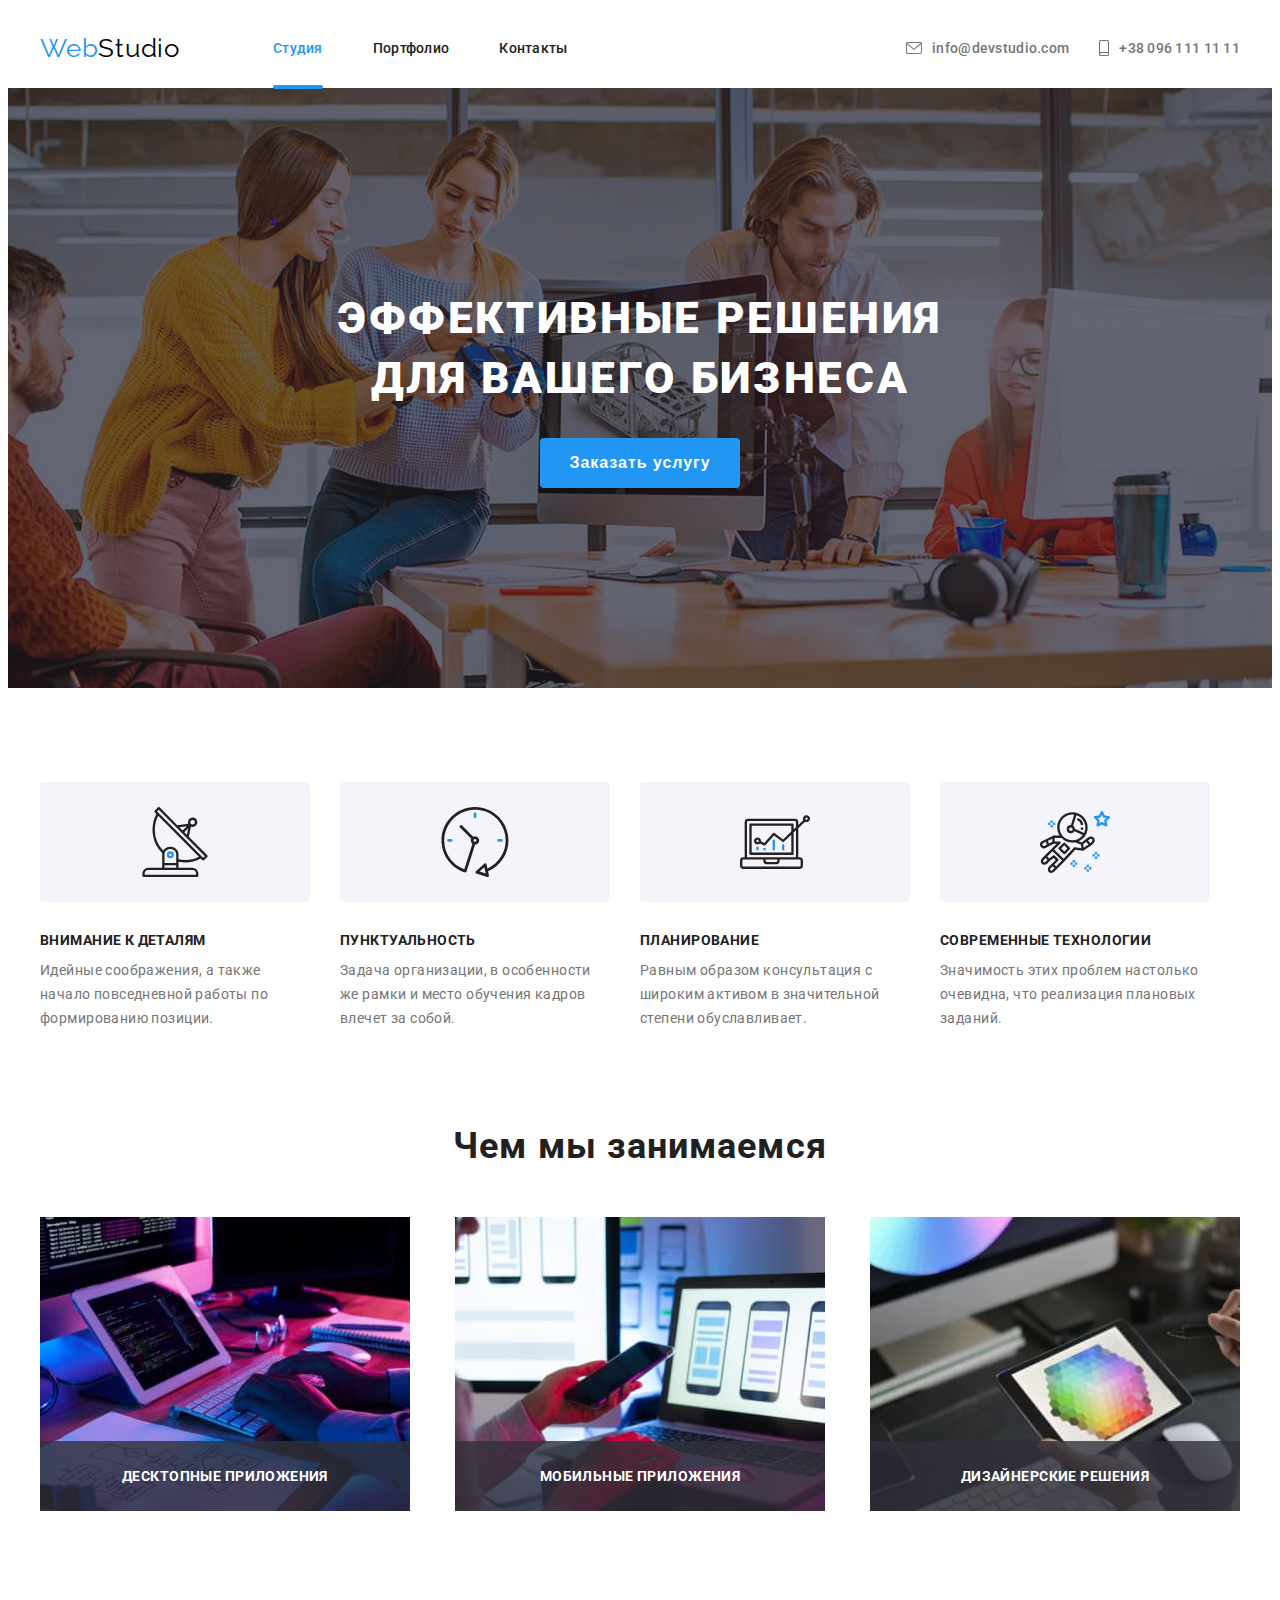
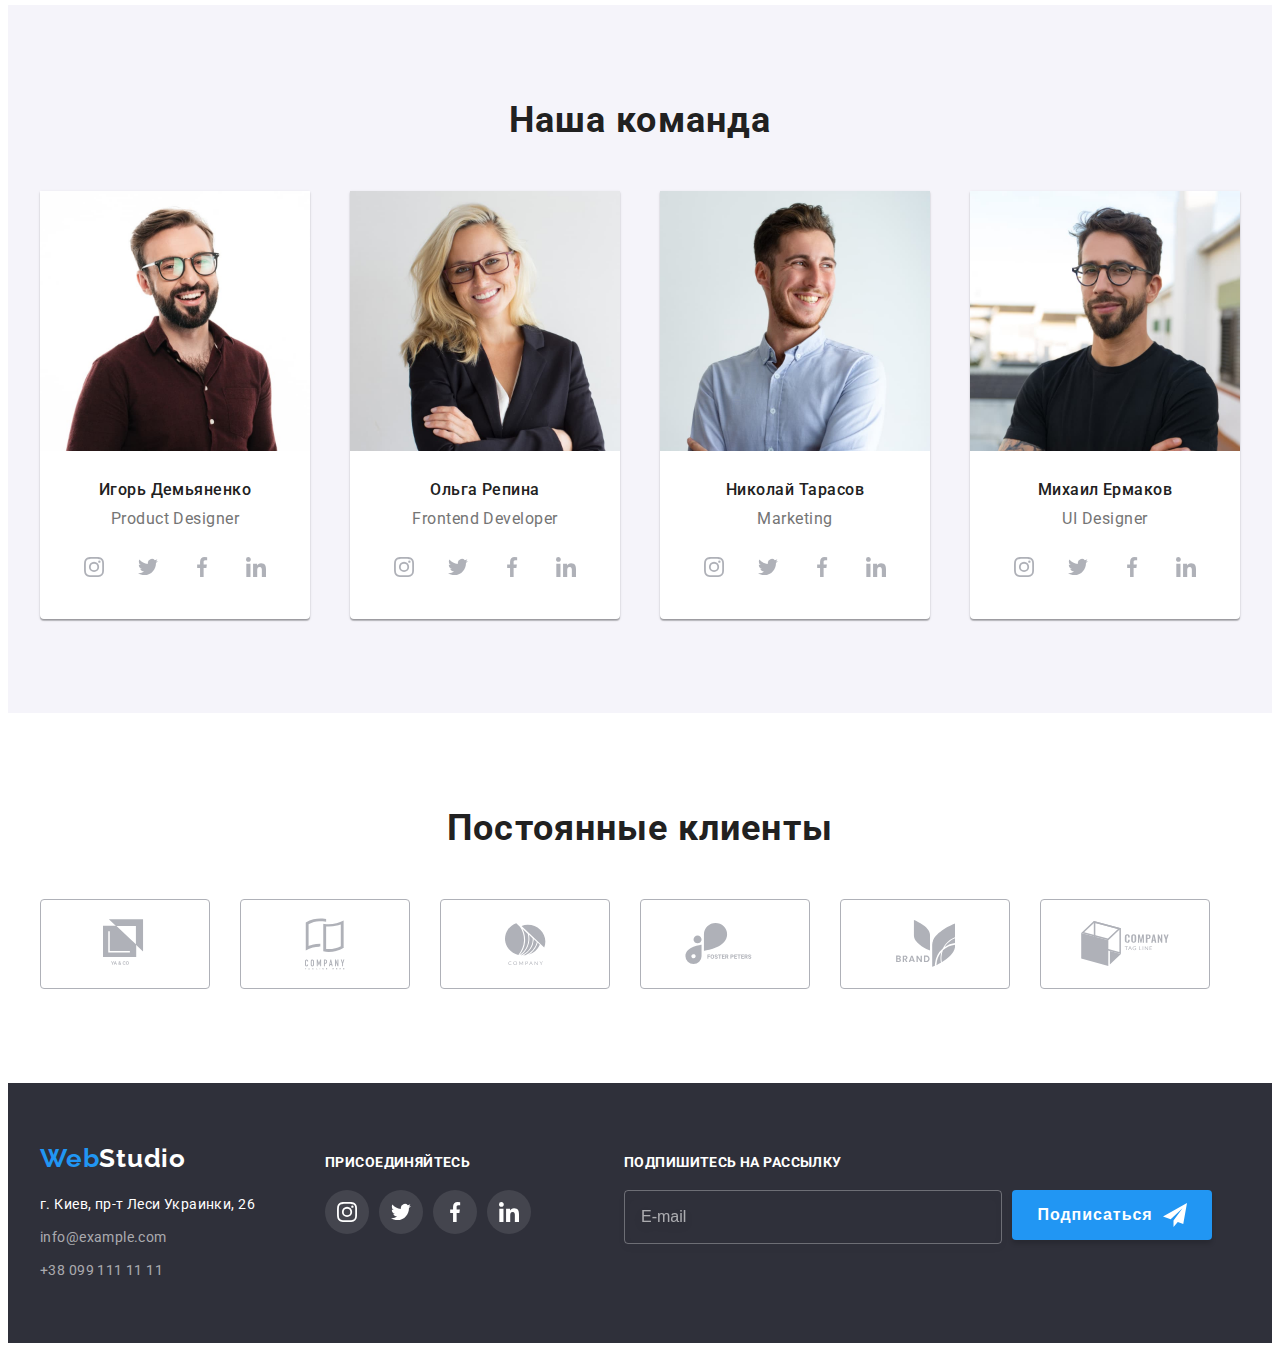
<file: index.html>
<!DOCTYPE html>
<html lang="ru">
<head>
    <meta charset="UTF-8">
    <meta name="viewport" content="width=device-width, initial-scale=1.0">
    <title>Web Studio</title>
    <link rel="stylesheet" href="https://cdnjs.cloudflare.com/ajax/libs/modern-normalize/1.0.0/modern-normalize.css"
        integrity="sha512-Zx6MlUMKSVJoQ+83OwhdILe8cSEsCzfqThJd7J/VA2UrK6Ctj85p+xzqfyuNXE5B1k25uUdmJ2OzItbBy9GHAQ=="
        crossorigin="anonymous" />
    <link rel="stylesheet" href="./css/main.min.css">
    <link rel="preconnect" href="https://fonts.gstatic.com">
    <link href="https://fonts.googleapis.com/css2?family=Raleway:wght@700&family=Roboto:wght@400;500;700;900&display=swap"
        rel="stylesheet">
</head>

<body>
    <header>
        <div class="page-header__container container">
                    <nav class="page-header__nav">
                    <a class="logo" href="index.html">Web<span class="logo--secondpartheader">Studio</span></a>
                    <ul class="page-menu">
                        <li>
                            <a class="page-menu__link current" href="index.html">Студия</a>
                        </li>
                        <li>
                            <a class="page-menu__link" href="portfolio.html">Портфолио</a>
                        </li>
                        <li>
                            <a class="page-menu__link" href="#">Контакты</a>
                        </li>
                    </ul>
                </nav>
            
                <ul class="contacts-list">
                    <li>
                        <a class="contacts-list__link" href="mailto:info@devstudio.com" aria-label="envelope">
                            <svg class="contacts-list__icon" width="16" height="12">
                                <use href="./images/icons.svg#icon-envelope"></use>
                                <title>Конверт</title>
                                <desc>Иконка-конверт</desc>
                            </svg>info@devstudio.com</a>
                    </li>
                    <li>
                        <a class="contacts-list__link" href="tel:+380961111111" aria-label="smartphone">
                            <svg class="contacts-list__icon" width="10" height="16">
                                <use href="./images/icons.svg#icon-smartphone"></use>
                                <title>Телефон</title>
                                <desc>Иконка-телефон</desc>
                            </svg>+38 096 111 11 11</a>
                    </li>
                </ul>
            </div>
        </header>

    <main>
        <section class="hero">
            <div class="container hero__container">
                <h1 class="hero__title">ЭФФЕКТИВНЫЕ РЕШЕНИЯ 
                    ДЛЯ ВАШЕГО БИЗНЕСА
                </h1>
                <button data-modal-open class="button" type="button">Заказать услугу</button>
            </div>
        </section>

        <section class="section advantages">
            <div class="container">
                <h2 class="hidden-title">Наши преимущества</h2> <!--Скрытый заголовок-->
                <ul class="advantages__list">
                    <li class="advantages__item">
                        <div class="advantages__thumb">
                            <svg class="advantages__icon">
                                <use href="./images/icons.svg#icon-antenna"></use>
                            </svg>
                        </div>
                        <h3 class="advantages__title">Внимание к деталям</h3> 
                        <p class="advantages__text">Идейные соображения, а также начало повседневной работы по формированию позиции.</p>
                    </li>

                    <li class="advantages__item">
                        <div class="advantages__thumb">
                            <svg class="advantages__icon">
                                <use href="./images/icons.svg#icon-clock"></use>
                            </svg>
                        </div>
                        <h3 class="advantages__title">Пунктуальность</h3>
                        <p class="advantages__text">Задача организации, в особенности же рамки и место обучения кадров влечет за собой.</p>
                    </li>
                    
                    <li class="advantages__item">
                        <div class="advantages__thumb">
                            <svg class="advantages__icon">
                                <use href="./images/icons.svg#icon-diagram"></use>
                            </svg>
                        </div>
                        <h3 class="advantages__title">Планирование</h3>
                        <p class="advantages__text">Равным образом консультация с широким активом в значительной степени обуславливает.</p>
                    </li>

                    <li class="advantages__item">
                        <div class="advantages__thumb">
                            <svg class="advantages__icon">
                                <use href="./images/icons.svg#icon-astronaut"></use>
                            </svg>
                        </div>
                        <h3 class="advantages__title">Современные технологии</h3>
                        <p class="advantages__text">Значимость этих проблем настолько очевидна, что реализация плановых заданий.</p>
                    </li>
                </ul>
            </div>
        </section>
        
        <section class="section features">
            <div class="container features__container">
                <h2 class="section__title">Чем мы занимаемся</h2>
                <ul class="features__list">
                    <li class="features__item">
                        <img src="images/person-type-on-the-keyboard.jpg" alt="person type on the keyboard" width="370">
                        <h3 class="features__text">ДЕСКТОПНЫЕ ПРИЛОЖЕНИЯ</h3>
                    </li>
                    <li class="features__item">
                        <img src="images/person-works-with-smartphone-and-laptop.jpg" alt="person works with smartphone and laptop" width="370">
                        <h3 class="features__text">МОБИЛЬНЫЕ ПРИЛОЖЕНИЯ</h3>
                    </li>
                    <li class="features__item">
                        <img src="images/colour-palette-on-the-tablet.jpg" alt="colour palette on the tablet" width="370">
                        <h3 class="features__text">ДИЗАЙНЕРСКИЕ РЕШЕНИЯ</h3>
                    </li>
                </ul>
            </div>
        </section>

        <section class="section staff">
            <div class="container staff__container">
                <h2 class="section__title">Наша команда</h2>
                <ul class="staff__list">
                    <li class="staff__card">
                        <img src="images/igor-demianenko.jpg" alt="igor demianenko" width="270">
                        <div>
                            <h3 class="staff__title">Игорь Демьяненко</h3>
                            <p class="staff__text">Product Designer</p>
                        </div>

                        <ul class="staffs-social">
                            <li>
                                <a class="staffs-social__link" href="#">
                                    <svg class="staffs-social__icon" width="20" height="20" aria-label="Instagram">
                                        <use href="./images/icons.svg#icon-instagram"></use>
                                        <title>Instagram</title>
                                        <desc>Ссылка на страницу в Instagram</desc>
                                    </svg>
                                </a>
                            </li>

                            <li>
                                <a class="staffs-social__link" href="#">
                                    <svg class="staffs-social__icon" width="20" height="20" aria-label="Twitter">
                                        <use href="./images/icons.svg#icon-twitter"></use>
                                        <title>Twitter</title>
                                        <desc>Ссылка на страницу в Twitter</desc>
                                    </svg>
                                </a>
                            </li>

                            <li>
                                <a class="staffs-social__link" href="#">
                                    <svg class="staffs-social__icon" width="20" height="20" aria-label="Facebook">
                                        <use href="./images/icons.svg#icon-facebook"></use>
                                        <title>Facebook</title>
                                        <desc>Ссылка на страницу в Facebook</desc>
                                    </svg>
                                </a>
                            </li>

                            <li>
                                <a class="staffs-social__link" href="#">
                                    <svg class="staffs-social__icon" width="20" height="20" aria-label="Linkedin">
                                        <use href="./images/icons.svg#icon-linkedin"></use>
                                        <title>Linkedin</title>
                                        <desc>Ссылка на страницу в Linkedin</desc>
                                    </svg>
                                </a>
                            </li>
                        </ul>
                    </li>

                    <li class="staff__card">
                        <img src="images/olga-repina.jpg" alt="olga repina" width="270">
                        <div>
                            <h3 class="staff__title">Ольга Репина</h3>
                            <p class="staff__text">Frontend Developer</p>
                        </div>

                        <ul class="staffs-social">
                            <li>
                                <div class="button-icon">
                                    <a class="staffs-social__link" href="#">
                                        <svg class="staffs-social__icon" width="20" height="20" aria-label="Instagram">
                                            <use href="./images/icons.svg#icon-instagram"></use>
                                            <title>Instagram</title>
                                            <desc>Ссылка на страницу в Instagram</desc>
                                        </svg>
                                    </a>
                                </div>
                            </li>
                            <li>
                                <div class="button-icon">
                                    <a class="staffs-social__link" href="#">
                                        <svg class="staffs-social__icon" width="20" height="20" aria-label="Twitter">
                                            <use href="./images/icons.svg#icon-twitter"></use>
                                            <title>Twitter</title>
                                            <desc>Ссылка на страницу в Twitter</desc>
                                        </svg>
                                    </a>
                                </div>
                            </li>
                            <li>
                                <div class="button-icon">
                                    <a class="staffs-social__link" href="#">
                                        <svg class="staffs-social__icon" width="20" height="20" aria-label="Facebook">
                                            <use href="./images/icons.svg#icon-facebook"></use>
                                            <title>Facebook</title>
                                            <desc>Ссылка на страницу в Facebook</desc>
                                        </svg>
                        
                                    </a>
                                </div>
                            </li>
                            <li>
                                <div class="button-icon">
                                    <a class="staffs-social__link" href="#">
                                        <svg class="staffs-social__icon" width="20" height="20" aria-label="Linkedin">
                                            <use href="./images/icons.svg#icon-linkedin"></use>
                                            <title>Linkedin</title>
                                            <desc>Ссылка на страницу в Linkedin</desc>
                                        </svg>
                                    </a>
                                </div>
                            </li>
                        </ul>
                    </li>

                    <li class="staff__card">
                        <img src="images/nikolay-tarasov.jpg" alt="nikolay tarasov" width="270">
                        <div>
                            <h3 class="staff__title">Николай Тарасов</h3>
                            <p class="staff__text">Marketing</p>
                        </div>

                        <ul class="staffs-social">
                            <li>
                                <a class="staffs-social__link" href="#">
                                    <svg class="staffs-social__icon" width="20" height="20" aria-label="Instagram">
                                        <use href="./images/icons.svg#icon-instagram"></use>
                                        <title>Instagram</title>
                                        <desc>Ссылка на страницу в Instagram</desc>
                                    </svg>
                                </a>
                            </li>

                            <li>
                                <a class="staffs-social__link" href="#">
                                    <svg class="staffs-social__icon" width="20" height="20" aria-label="Twitter">
                                        <use href="./images/icons.svg#icon-twitter"></use>
                                        <title>Twitter</title>
                                        <desc>Ссылка на страницу в Twitter</desc>
                                    </svg>
                                </a>
                            </li>

                            <li>
                                <a class="staffs-social__link" href="#">
                                    <svg class="staffs-social__icon" width="20" height="20" aria-label="Facebook">
                                        <use href="./images/icons.svg#icon-facebook"></use>
                                        <title>Facebook</title>
                                        <desc>Ссылка на страницу в Facebook</desc>
                                    </svg>
                                </a>
                            </li>

                            <li>
                                <a class="staffs-social__link" href="#">
                                    <svg class="staffs-social__icon" width="20" height="20" aria-label="Linkedin">
                                        <use href="./images/icons.svg#icon-linkedin"></use>
                                        <title>Linkedin</title>
                                        <desc>Ссылка на страницу в Linkedin</desc>
                                    </svg>
                                </a>
                            </li>
                        </ul>
                    </li>

                    <li class="staff__card">
                        <img src="images/mikhail-yermakov.jpg" alt="mikhail yermakov" width="270">
                        <div>
                            <h3 class="staff__title">Михаил Ермаков</h3>
                            <p class="staff__text">UI Designer</p>
                        </div>

                        <ul class="staffs-social">
                            <li>
                                <a class="staffs-social__link" href="#">
                                    <svg class="staffs-social__icon" width="20" height="20" aria-label="Instagram">
                                        <use href="./images/icons.svg#icon-instagram"></use>
                                        <title>Instagram</title>
                                        <desc>Ссылка на страницу в Instagram</desc>
                                    </svg>
                                </a>
                            </li>

                            <li>
                                <a class="staffs-social__link" href="#">
                                    <svg class="staffs-social__icon" width="20" height="20" aria-label="Twitter">
                                        <use href="./images/icons.svg#icon-twitter"></use>
                                        <title>Twitter</title>
                                        <desc>Ссылка на страницу в Twitter</desc>
                                    </svg>
                                </a>
                            </li>

                            <li>
                                <a class="staffs-social__link" href="#">
                                    <svg class="staffs-social__icon" width="20" height="20" aria-label="Facebook">
                                        <use href="./images/icons.svg#icon-facebook"></use>
                                        <title>Facebook</title>
                                        <desc>Ссылка на страницу в Facebook</desc>
                                    </svg>
                                </a>
                            </li>

                            <li>
                                <a class="staffs-social__link" href="#">
                                    <svg class="staffs-social__icon" width="20" height="20" aria-label="Linkedin">
                                        <use href="./images/icons.svg#icon-linkedin"></use>
                                        <title>Linkedin</title>
                                        <desc>Ссылка на страницу в Linkedin</desc>
                                    </svg>
                                </a>
                            </li>
                        </ul>
                    </li>
                </ul>
            </div>
        </section>

        <section class="section clients">
            <div class="container clients__container">
                <h2 class="section__title">Постоянные клиенты</h2>
                <ul class="clients__list">
                    <li>
                        <a class="clients__link" href="#">
                            <svg class="clients__icon" width="44.27" height="49.23">
                                <use href="./images/icons.svg#icon-logo-1"></use>
                                <title></title>
                                <desc>Ссылка на страницу Клиента1</desc>
                            </svg>
                        </a>
                    </li>
                    <li>
                        <a class="clients__link" href="#">
                            <svg class="clients__icon" width="40" height="52">
                                <use href="./images/icons.svg#icon-logo-2"></use>
                                <title></title>
                                <desc>Ссылка на страницу Клиента2</desc>
                            </svg>
                        </a>
                    </li>
                    <li>
                        <a class="clients__link" href="#">
                            <svg class="clients__icon" width="41" height="42.6">
                                <use href="./images/icons.svg#icon-logo-3"></use>
                                <title></title>
                                <desc>Ссылка на страницу Клиента3</desc>
                            </svg>
                        </a>
                    </li>
                    <li>
                        <a class="clients__link" href="#">
                            <svg class="clients__icon" width="79.66" height="42.02">
                                <use href="./images/icons.svg#icon-logo-4"></use>
                                <title></title>
                                <desc>Ссылка на страницу Клиента4</desc>
                            </svg>
                        </a>
                    </li>
                    <li>
                        <a class="clients__link" href="#">
                            <svg class="clients__icon" width="59" height="47">
                                <use href="./images/icons.svg#icon-logo-5"></use>
                                <title></title>
                                <desc>Ссылка на страницу Клиента5</desc>
                            </svg>
                        </a>
                    </li>
                    <li>
                        <a class="clients__link" href="#">
                            <svg class="clients__icon" width="88.48" height="45.44">
                                <use href="./images/icons.svg#icon-logo-6"></use>
                                <title></title>
                                <desc>Ссылка на страницу Клиента6</desc>
                            </svg>
                        </a>
                    </li>
                </ul>
            </div>
        </section>
    </main>

    <footer class="page-footer">
        <div class="container page-footer__container">
            <div>
                <h3 class="logo">Web<span class="logo--secondpartfooter">Studio</span></h3>
                <address class="page-footer__address ">
                    <p class="page-footer__text">г. Киев, пр-т Леси Украинки, 26</p>
                    <ul class="footer-contacts">
                        <li class="footer-contacts__item "><a class="footer-contacts__link" href="mailto:info@example.com">info@example.com</a></li>
                        <li class="footer-contacts__item "><a class="footer-contacts__link" href="tel:+380991111111">+38 099 111 11 11</a></li>
                    </ul>
                </address>
            </div>

            <div class="social-media">
                <h4 class="social-media__title">ПРИСОЕДИНЯЙТЕСЬ</h4>
                <ul class="social-media__list">
                    <li>
                        <a class="social-media__link" href="#">
                            <svg class="social-media__icon" width="20" height="20" aria-label="Instagram">
                                <use href="./images/icons.svg#icon-instagram"></use>
                                <title>Instagram</title>
                                <desc>Ссылка на страницу в Instagram</desc>
                            </svg>
                        </a>
                    </li>

                    <li>
                        <a class="social-media__link" href="#">
                            <svg class="social-media__icon" width="20" height="20" aria-label="Twitter">
                                <use href="./images/icons.svg#icon-twitter"></use>
                                <title>Twitter</title>
                                <desc>Ссылка на страницу в Twitter</desc>
                            </svg>
                        </a>
                    </li>

                    <li>
                        <a class="social-media__link" href="#">
                            <svg class="social-media__icon" width="20" height="20" aria-label="Facebook">
                                <use href="./images/icons.svg#icon-facebook"></use>
                                <title>Facebook</title>
                                <desc>Ссылка на страницу в Facebook</desc>
                            </svg>
                        </a>
                    </li>

                    <li>
                        <a class="social-media__link" href="#">
                            <svg class="social-media__icon" width="20" height="20" aria-label="Linkedin">
                                <use href="./images/icons.svg#icon-linkedin"></use>
                                <title>Linkedin</title>
                                <desc>Ссылка на страницу в Linkedin</desc>
                            </svg>
                        </a>
                    </li>
                </ul>
            </div>

            <div>
                <form class="js-speaker-form form subscribe" >
                    <label class="subscribe__label" for="email-subscribe">ПОДПИШИТЕСЬ НА РАССЫЛКУ</label>
                    <div class="subscribe__container">
                        <input class="subscribe__input" type="email" name="email" placeholder="E-mail" id="email-subscribe">
                        <button class="button--footer" type="submit">Подписаться 
                            <svg class="subscribe__icon" width="24" height="24">
                                <use href="./images/icons.svg#icon-telegram"></use>
                            </svg>
                        </button>
                    </div>
                </form>
            </div>
        </div>
   </footer>

    <div data-modal class="backdrop is-hidden">
        <div class="modal">
            <button data-modal-close class="modal__closeButton" type="button">
                <svg class="modal__closeIcon" width="18" height="18" aria-label="Close">
                    <use href="./images/icons.svg#icon-close"></use>
                    <title>Close</title>
                    <desc>Закрыть модальное окно</desc>
                </svg>
            </button>
        
            <h3 class="modal__title">Оставьте свои данные, мы вам перезвоним</h3>
            <form class="form js-speaker-form">
                
                    <label class="form__label" for="name">Имя</label>
                    <div class="form__container">
                        <span class="form__icon">
                            <svg width="18" height="18">
                                <use href="./images/icons.svg#icon-person-modal"></use>
                            </svg>
                        </span>
                        <input class="form__input" type="text" name="name" id="name">
                    </div>
                                   
                    <label class="form__label" for="tel">Телефон</label>
                    <div class="form__container">
                        <span class="form__icon">
                            <svg width="18" height="18">
                                <use href="./images/icons.svg#icon-phone-modal"></use>
                            </svg>
                        </span>
                        <input class="form__input" type="tel" name="tel" id="tel">
                    </div>
                                 
                    <label class="form__label" for="email">Почта</label>
                    <div class="form__container">
                        <span class="form__icon">
                                <svg width="18" height="18">
                                    <use  href="./images/icons.svg#icon-mail-modal"></use>
                                </svg>
                        </span>
                        <input class="form__input" type="email" name="email-callback" id="email"> 
                    </div>
                       
               
                    <label class="form__label" for="comment">Комментарий</label> 
                    <textarea class="form__textarea" name="comment" rows="5" placeholder="Введите текст" id="comment"></textarea>
                
                

                <div class="checkbox">
                    <label class="checkbox__label" for="argeement">
                        <input class="checkbox__input" type="checkbox" name="argeement" value="argeement" id="argeement"/>
                            <span class="checkbox__item">
                                <svg width="16" height="15">
                                    <use href="./images/icons.svg#icon-check"></use>
                                </svg>
                            </span>Соглашаюсь с рассылкой и принимаю <a class="checkbox__link" href="#">Условия договора</a>
                    </label>
                </div>

                <button class="button" type="submit">Отправить</button>
            </form>
        </div>
    </div>

<script src="./js/scripts.js"></script>
</body>
</html>
</file>
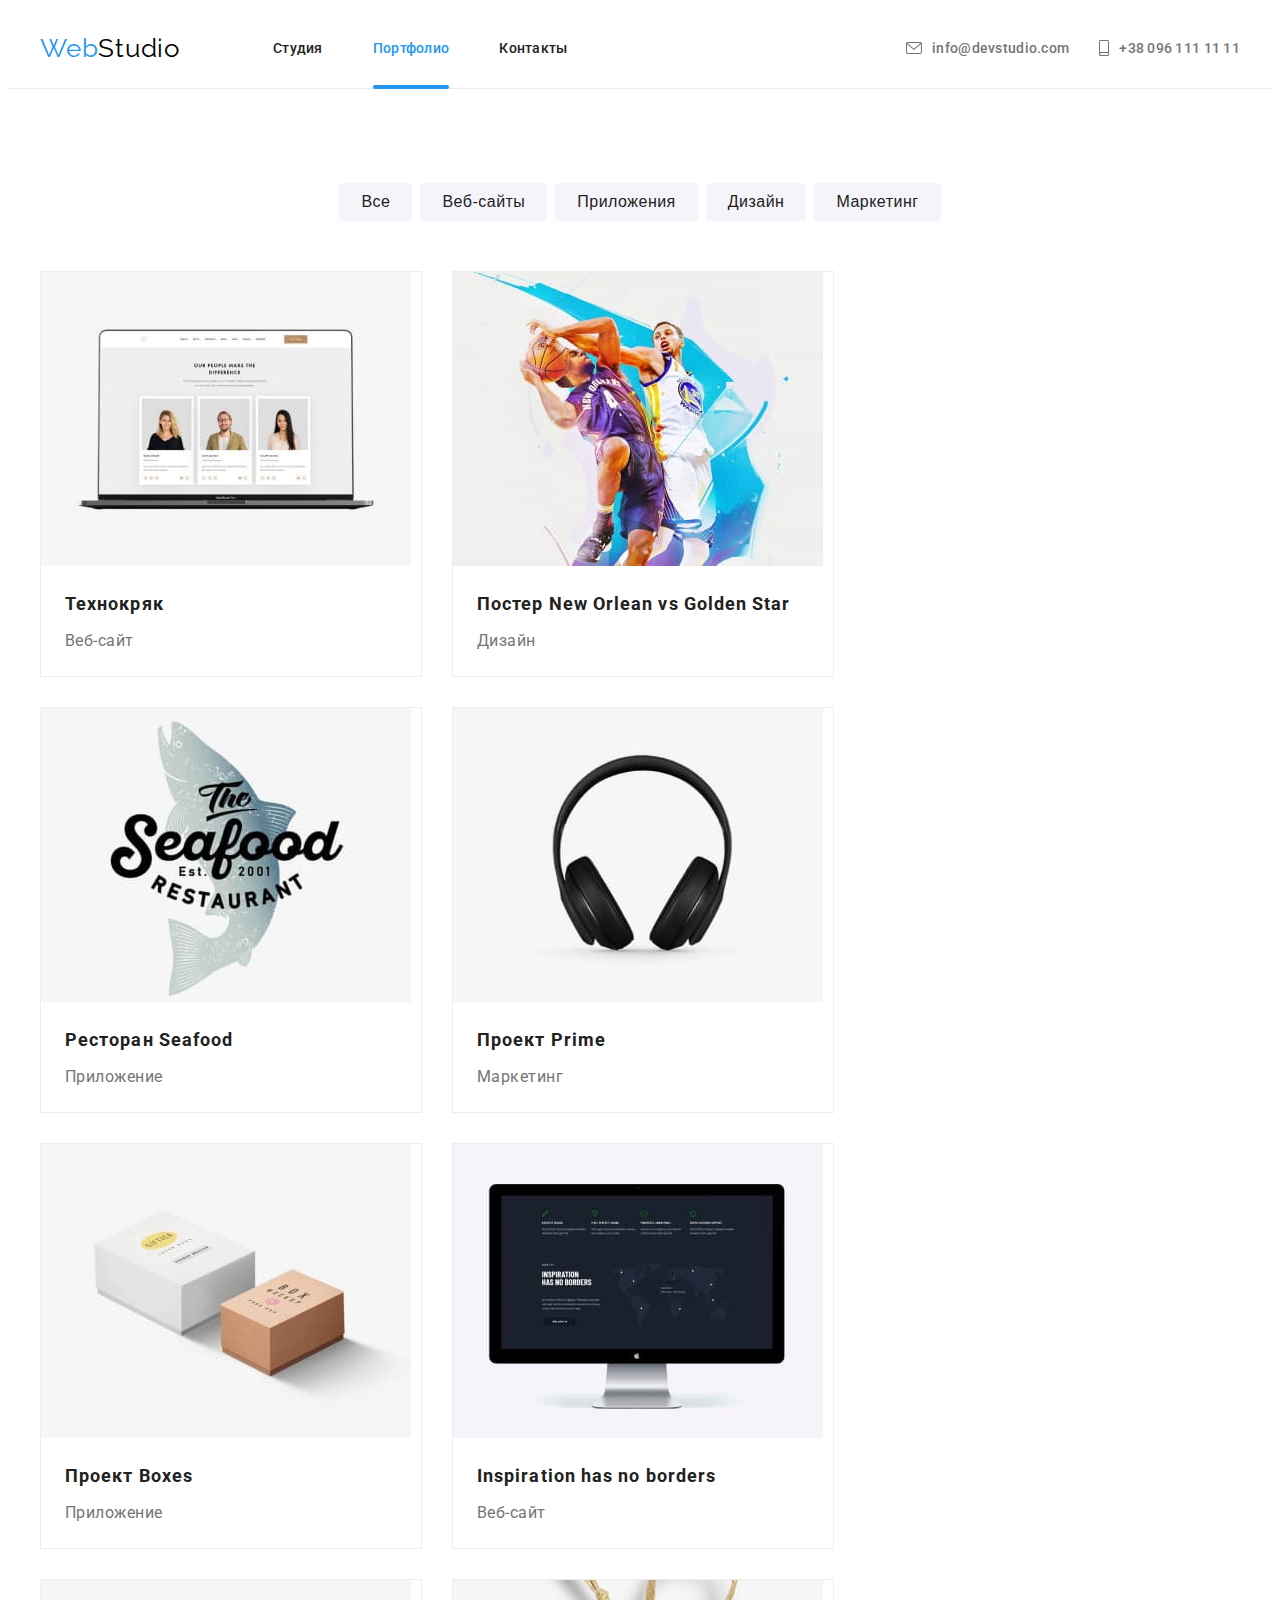
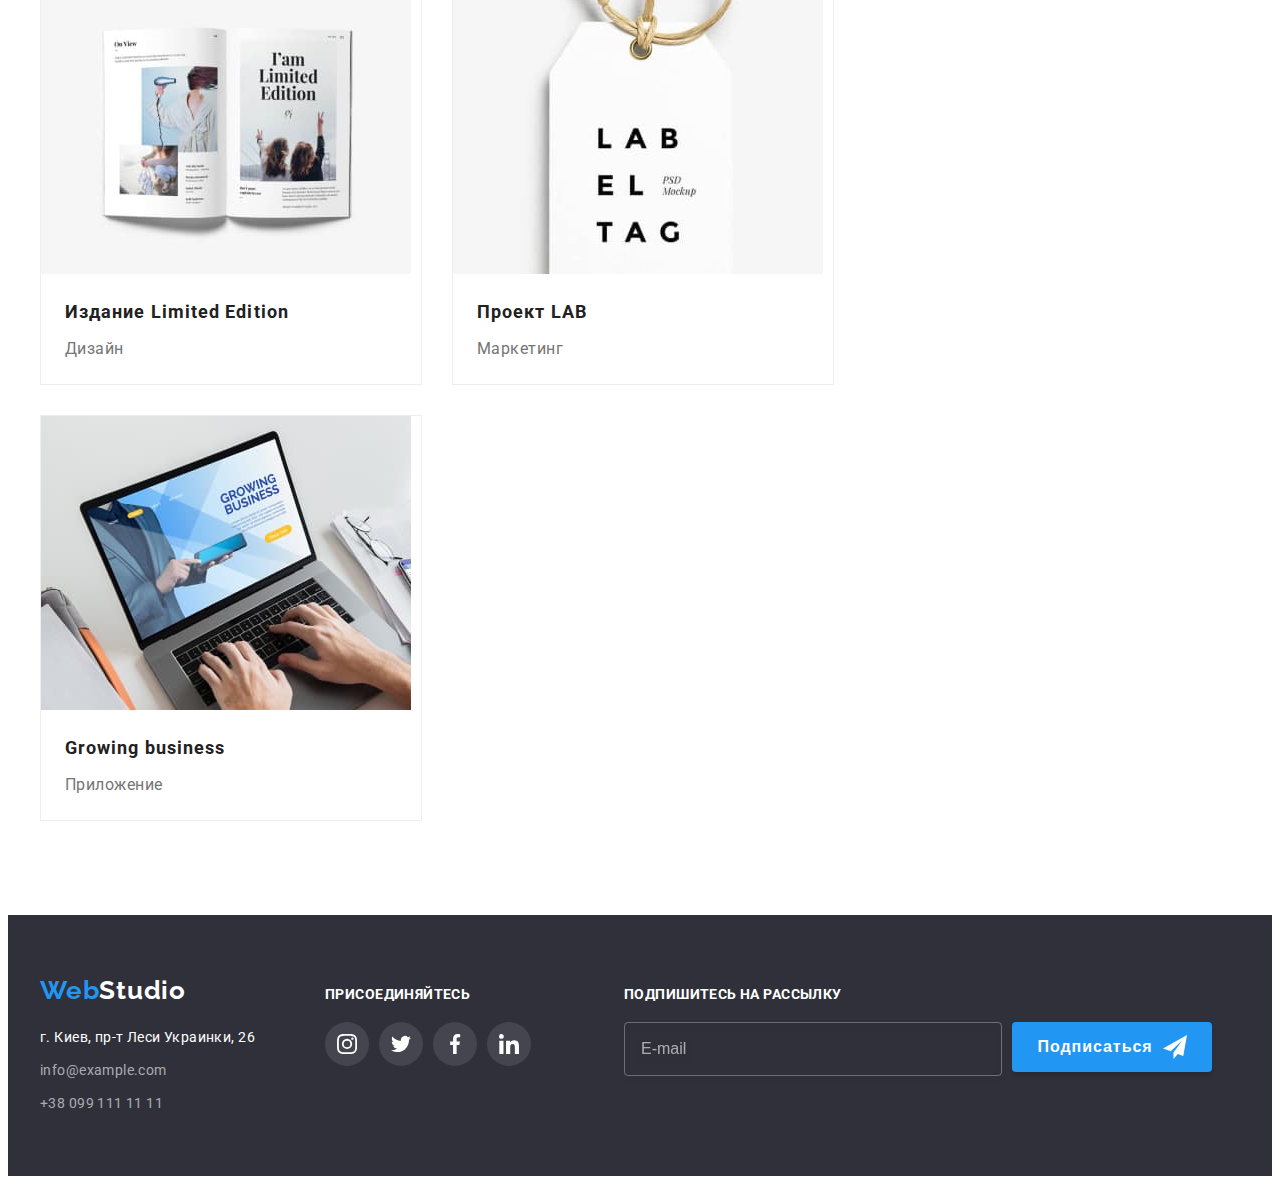
<file: portfolio.html>
<!DOCTYPE html>
<html lang="en">
<head>
    <meta charset="UTF-8">
    <meta name="viewport" content="width=device-width, initial-scale=1.0">
    <title>Portfolio</title>
    <link rel="stylesheet" href="https://cdnjs.cloudflare.com/ajax/libs/modern-normalize/1.0.0/modern-normalize.css"
        integrity="sha512-Zx6MlUMKSVJoQ+83OwhdILe8cSEsCzfqThJd7J/VA2UrK6Ctj85p+xzqfyuNXE5B1k25uUdmJ2OzItbBy9GHAQ=="
        crossorigin="anonymous" />
    <link rel="stylesheet" href="./css/main.min.css">
    <link rel="preconnect" href="https://fonts.gstatic.com">
    <link href="https://fonts.googleapis.com/css2?family=Raleway:wght@700&family=Roboto:wght@400;500;700;900&display=swap"
        rel="stylesheet">
</head>

<body>
    <header class="page-header">
        <div class="page-header__container container">
            <nav class="page-header__nav">
                <a class="logo" href="index.html">Web<span class="logo--secondpartheader">Studio</span></a>
                <ul class="page-menu">
                    <li>
                        <a class="page-menu__link" href="index.html">Студия</a>
                    </li>
                    <li>
                        <a class="page-menu__link current" href="portfolio.html">Портфолио</a>
                    </li>
                    <li>
                        <a class="page-menu__link" href="#">Контакты</a>
                    </li>
                </ul>
            </nav>
    
            <ul class="contacts-list">
                <li>
                    <a class="contacts-list__link" href="mailto:info@devstudio.com" aria-label="envelope">
                        <svg class="contacts-list__icon" width="16" height="12">
                            <use href="./images/icons.svg#icon-envelope"></use>
                            <title>Конверт</title>
                            <desc>Иконка-конверт</desc>
                        </svg>info@devstudio.com</a>
                </li>
                <li>
                    <a class="contacts-list__link" href="tel:+380961111111" aria-label="smartphone">
                        <svg class="contacts-list__icon" width="10" height="16">
                            <use href="./images/icons.svg#icon-smartphone"></use>
                            <title>Телефон</title>
                            <desc>Иконка-телефон</desc>
                        </svg>+38 096 111 11 11</a>
                </li>
            </ul>
        </div>
    </header>

    <main>
        <section class="menu-projects">
            <div class="container menu-projects__container">
                <div class="menu-projects__content">
                    <h1 class="hidden-title">Проекты</h1> <!--Скрытый заголовок-->
                    <ul class="menu-projects__list">
                        <li class="menu-projects__item"><button class="menu-projects__btn">Все</button></li>
                        <li class="menu-projects__item"><button class="menu-projects__btn">Веб-сайты</button></li>
                        <li class="menu-projects__item"><button class="menu-projects__btn">Приложения</button></li>
                        <li class="menu-projects__item"><button class="menu-projects__btn">Дизайн</button></li>
                        <li class="menu-projects__item"><button class="menu-projects__btn">Маркетинг</button></li>
                    </ul>
                </div>
            
                
                <ul class="card-set">
                    <li class="card-set__card">
                        <a class="card-set__link" href="#">
                            <div class="card-set__thumb">
                                <img src="./images/technokr.jpg" alt="Technokryak" width="370">
                                <div class="overlay">
                                    <p class="overlay__text">Технокряк это современная площадка распространения коронавируса. Компании используют эту
                                        платформу для цифрового
                                        шпионажа и атак на защищённые сервера конкурентов.</p>
                                </div>
                            </div>
                            <div class="card-set__content">
                                <h2 class="card-set__title">Технокряк</h2>
                                <p class="card-set__text">Веб-сайт</p>  
                            </div>  
                        </a>   
                    </li>

                    <li class="card-set__card">
                        <a class="card-set__link" href="#">
                            <div class="card-set__thumb">
                                <img src="./images/poster-neworlean.jpg" alt="Poster New Orlean vs Golden Star" width="370">
                                <div class="overlay">
                                    <p class="overlay__text">Технокряк это современная площадка распространения коронавируса. Компании
                                        используют эту
                                        платформу для цифрового
                                        шпионажа и атак на защищённые сервера конкурентов.</p>
                                </div>
                            </div>
                            <div class="card-set__content">
                                <h2 class="card-set__title">Постер New Orlean vs Golden Star</h2>
                                <p class="card-set__text">Дизайн</p>
                            </div>
                        </a>
                    </li>

                       
                    <li class="card-set__card">
                        <a class="card-set__link" href="#">
                            <div class="card-set__thumb">
                                <img src="./images/rest-seafood.jpg" alt="Restaurant Seafood" width="370">
                                <div class="overlay">
                                    <p class="overlay__text">Технокряк это современная площадка распространения коронавируса. Компании
                                        используют эту
                                        платформу для цифрового
                                        шпионажа и атак на защищённые сервера конкурентов.</p>
                                </div>
                            </div>
                            <div class="card-set__content">
                                <h2 class="card-set__title">Ресторан Seafood</h2>
                                <p class="card-set__text">Приложение</p>
                            </div>
                        </a>
                    </li>

                    <li class="card-set__card">
                        <a class="card-set__link" href="#">
                            <div class="card-set__thumb">
                                <img src="./images/prime-pj.jpg" alt="Project Prime" width="370">
                                <div class="overlay">
                                    <p class="overlay__text">Технокряк это современная площадка распространения коронавируса. Компании
                                        используют эту
                                        платформу для цифрового
                                        шпионажа и атак на защищённые сервера конкурентов.</p>
                                </div>
                            </div>
                            <div class="card-set__content">
                                <h2 class="card-set__title">Проект Prime</h2>
                                <p class="card-set__text">Маркетинг</p>
                            </div>
                        </a>
                    </li>

                    <li class="card-set__card">
                        <a class="card-set__link" href="#">
                            <div class="card-set__thumb">
                                <img src="./images/boxes-pj.jpg" alt="Project Boxes" width="370">
                                <div class="overlay">
                                    <p class="overlay__text">Технокряк это современная площадка распространения коронавируса. Компании
                                        используют эту
                                        платформу для цифрового
                                        шпионажа и атак на защищённые сервера конкурентов.</p>
                                </div>
                            </div>
                            <div class="card-set__content">
                                <h2 class="card-set__title">Проект Boxes</h2>
                                <p class="card-set__text">Приложение</p>
                            </div>
                        </a>
                    </li>

                    <li class="card-set__card">
                        <a class="card-set__link" href="#">
                            <div class="card-set__thumb">
                                <img src="./images/inspiration.jpg" alt="Inspiration has no borders" width="370">
                                <div class="overlay">
                                    <p class="overlay__text">Технокряк это современная площадка распространения коронавируса. Компании
                                        используют эту
                                        платформу для цифрового
                                        шпионажа и атак на защищённые сервера конкурентов.</p>
                                </div>
                            </div>
                            <div class="card-set__content">
                                <h2 class="card-set__title">Inspiration has no borders</h2>
                                <p class="card-set__text">Веб-сайт</p>
                            </div>
                        </a>
                    </li>

                    <li class="card-set__card">
                        <a class="card-set__link" href="#">
                            <div class="card-set__thumb">
                                <img src="./images/lim-ed-pub.jpg" alt="Limited Edition Publisher" width="370">
                                <div class="overlay">
                                    <p class="overlay__text">Технокряк это современная площадка распространения коронавируса. Компании
                                        используют эту
                                        платформу для цифрового
                                        шпионажа и атак на защищённые сервера конкурентов.</p>
                                </div>
                            </div>
                            <div class="card-set__content">
                                <h2 class="card-set__title">Издание Limited Edition</h2>
                                <p class="card-set__text">Дизайн</p>
                            </div>
                        </a>
                    </li>
                    
                    <li class="card-set__card">
                        <a class="card-set__link" href="#">
                            <div class="card-set__thumb">
                                <img src="./images/lab-pj.jpg" alt="Project Lab" width="370">
                                <div class="overlay">
                                    <p class="overlay__text">Технокряк это современная площадка распространения коронавируса. Компании
                                        используют эту
                                        платформу для цифрового
                                        шпионажа и атак на защищённые сервера конкурентов.</p>
                                </div>
                            </div>
                            <div class="card-set__content">
                                <h2 class="card-set__title">Проект LAB</h2>
                                <p class="card-set__text">Маркетинг</p>
                            </div>
                        </a>
                    </li>
                    
                    <li class="card-set__card">
                        <a class="card-set__link" href="#">
                            <div class="card-set__thumb">
                                <img src="./images/growing-business.jpg" alt="Growing business" width="370">
                                <div class="overlay">
                                    <p class="overlay__text">Технокряк это современная площадка распространения коронавируса. Компании
                                        используют эту
                                        платформу для цифрового
                                        шпионажа и атак на защищённые сервера конкурентов.</p>
                                </div>
                            </div>
                            <div class="card-set__content">
                                <h2 class="card-set__title">Growing business</h2>
                                <p class="card-set__text">Приложение</p>
                            </div>
                        </a>
                    </li>

                </ul>
            </div>
        </section>

    </main>

    <footer class="page-footer">
        <div class="container page-footer__container">
            <div>
                <h3 class="logo">Web<span class="logo--secondpartfooter">Studio</span></h3>
                <address class="page-footer__address ">
                    <p class="page-footer__text">г. Киев, пр-т Леси Украинки, 26</p>
                    <ul class="footer-contacts">
                        <li class="footer-contacts__item"><a class="footer-contacts__link"
                                href="mailto:info@example.com">info@example.com</a></li>
                        <li class="footer-contacts__item"><a class="footer-contacts__link" href="tel:+380991111111">+38 099 111
                                11 11</a></li>
                    </ul>
                </address>
            </div>
    
            <div class="social-media">
                <h4 class="social-media__title">ПРИСОЕДИНЯЙТЕСЬ</h4>
                <ul class="social-media__list">
                    <li>
                        <a class="social-media__link" href="#">
                            <svg class="social-media__icon" width="20" height="20" aria-label="Instagram">
                                <use href="./images/icons.svg#icon-instagram"></use>
                                <title>Instagram</title>
                                <desc>Ссылка на страницу в Instagram</desc>
                            </svg>
                        </a>
                    </li>
    
                    <li>
                        <a class="social-media__link" href="#">
                            <svg class="social-media__icon" width="20" height="20" aria-label="Twitter">
                                <use href="./images/icons.svg#icon-twitter"></use>
                                <title>Twitter</title>
                                <desc>Ссылка на страницу в Twitter</desc>
                            </svg>
                        </a>
                    </li>
    
                    <li>
                        <a class="social-media__link" href="#">
                            <svg class="social-media__icon" width="20" height="20" aria-label="Facebook">
                                <use href="./images/icons.svg#icon-facebook"></use>
                                <title>Facebook</title>
                                <desc>Ссылка на страницу в Facebook</desc>
                            </svg>
                        </a>
                    </li>
    
                    <li>
                        <a class="social-media__link" href="#">
                            <svg class="social-media__icon" width="20" height="20" aria-label="Linkedin">
                                <use href="./images/icons.svg#icon-linkedin"></use>
                                <title>Linkedin</title>
                                <desc>Ссылка на страницу в Linkedin</desc>
                            </svg>
                        </a>
                    </li>
                </ul>
            </div>
    
            <div>
                <form class="js-speaker-form subscribe">
                    <label class="subscribe__label" for="email-subscribe">ПОДПИШИТЕСЬ НА РАССЫЛКУ</label>
                    <div class="subscribe__container">
                        <input class="subscribe__input" type="email" name="email" placeholder="E-mail" id="email-subscribe">
                        <button class="button--footer" type="submit">Подписаться
                            <svg class="subscribe__icon" width="24" height="24">
                                <use href="./images/icons.svg#icon-telegram"></use>
                            </svg>
                        </button>
                    </div>
                </form>
            </div>
        </div>
    </footer>
               
</body>
</html>
</file>
<file: css/main.min.css>
body{background-color:#fff;font-family:'Roboto', sans-serif}img{display:block;max-width:100%;height:auto}li{list-style-type:none}a{text-decoration:none;padding:0;margin:0}h1,h2,h3,h4,p,ul,li{padding:0;margin:0}.section{padding-top:94px;padding-bottom:94px;margin:0 auto}.section__title{margin:0 auto;color:#212121;font-size:36px;line-height:1.172;text-align:center;letter-spacing:0.03em}.hidden-title{position:absolute;width:1px;height:1px;margin:-1px;border:0;padding:0;white-space:nowrap;-webkit-clip-path:inset(100%);clip-path:inset(100%);clip:rect(0 0 0 0);overflow:hidden}.container{width:1200px;margin:0 auto;padding:0 15px}.button,.button--footer{width:200px;height:50px;margin:30px auto 0;background-color:#2196f3;-webkit-box-shadow:0px 4px 4px rgba(0,0,0,0.15);box-shadow:0px 4px 4px rgba(0,0,0,0.15);border:none;border-radius:4px;font-weight:bold;font-size:16px;line-height:1.875;letter-spacing:0.06em;text-align:center;cursor:pointer;color:#fff}.button--footer{margin:0 0 0 10px;cursor:auto}.button,.button--footer,.advantages__thumb,.contacts-list__link,.page-header__nav,.social-media__list>li,.social-media__link,.checkbox__item,.clients__link,.features__text,.hero__container,.modal,.modal__closeButton,.staffs-social,.staffs-social__link{display:-webkit-box;display:-ms-flexbox;display:flex;-webkit-box-pack:center;-ms-flex-pack:center;justify-content:center;-webkit-box-align:center;-ms-flex-align:center;align-items:center}.advantages{padding-bottom:0}.advantages__thumb{width:270px;height:120px;border-radius:4px;background-color:#f5f4fa}.advantages__icon{display:-webkit-inline-box;display:-ms-inline-flexbox;display:inline-flex;width:70px;height:70px}.advantages__title{margin-top:30px;margin-bottom:0px;font-size:14px;line-height:1.172;letter-spacing:0.03em;text-transform:uppercase;color:#212121}.advantages__text{margin-top:10px;margin-bottom:0;font-size:14px;line-height:1.714;letter-spacing:0.03em;text-align:left;color:#757575}.advantages__list{display:-webkit-box;display:-ms-flexbox;display:flex;-webkit-box-orient:horizontal;-webkit-box-direction:normal;-ms-flex-direction:row;flex-direction:row;-webkit-box-pack:start;-ms-flex-pack:start;justify-content:flex-start;margin:0 auto}.advantages__item{max-width:270px}.advantages__item:not(:first-child){margin-left:30px}.contacts-list{display:-webkit-box;display:-ms-flexbox;display:flex;-webkit-box-orient:horizontal;-webkit-box-direction:normal;-ms-flex-direction:row;flex-direction:row;margin-left:305px;color:#757575}.contacts-list::before{content:' ';fill:currentColor}.contacts-list li:not(:first-child){margin-left:30px}.contacts-list__link{-webkit-transition:color 250ms cubic-bezier(0.4, 0, 0.2, 1);transition:color 250ms cubic-bezier(0.4, 0, 0.2, 1);padding-top:32px;padding-bottom:32px;font-weight:500;font-size:14px;line-height:1.172;letter-spacing:0.02em;color:#757575}.contacts-list__link:hover,.contacts-list__link:focus{color:#2196f3}.contacts-list__icon{-webkit-transition:fill 250ms cubic-bezier(0.4, 0, 0.2, 1);transition:fill 250ms cubic-bezier(0.4, 0, 0.2, 1);margin-right:10px;fill:currentColor}.contacts-list__icon:hover,.contacts-list__icon:focus{fill:#2196f3}.footer-contacts__item{margin-top:9px}.footer-contacts__link{color:rgba(255,255,255,0.6)}.logo{display:inline-block;font-family:'Raleway', sans-serif;font-size:26px;line-height:1.174;letter-spacing:0.03em;color:#2196f3}.logo--secondpartheader{color:#000}.logo--secondpartfooter{color:#fff}.page-footer{background-color:#2f303a}.page-footer__container{display:-webkit-box;display:-ms-flexbox;display:flex;-webkit-box-align:baseline;-ms-flex-align:baseline;align-items:baseline;padding-top:60px;padding-bottom:60px}.page-footer__address{margin-top:20px;font-style:normal;font-weight:normal;font-size:14px;line-height:1.714;letter-spacing:0.03em}.page-footer__text{color:#fff}.page-header{border-bottom:1px solid #ececec}.page-header__container{display:-webkit-box;display:-ms-flexbox;display:flex;-webkit-box-pack:justify;-ms-flex-pack:justify;justify-content:space-between}.page-menu{display:-webkit-box;display:-ms-flexbox;display:flex;-webkit-box-align:center;-ms-flex-align:center;align-items:center;margin-left:93px}.page-menu li:not(:first-child){margin-left:50px}.page-menu__link{-webkit-transition:color 250ms cubic-bezier(0.4, 0, 0.2, 1);transition:color 250ms cubic-bezier(0.4, 0, 0.2, 1);position:relative;display:block;padding-top:32px;padding-bottom:32px;font-weight:500;font-size:14px;line-height:1.172;letter-spacing:0.02em;color:#212121}.page-menu__link::after{content:'';position:absolute;bottom:0;left:0;width:100%;height:4px;border-radius:2px;background-color:#2196f3;opacity:0;-webkit-transform:translateY(1px);transform:translateY(1px)}.page-menu .page-menu__link.current{color:#2196f3}.page-menu .page-menu__link.current::after{opacity:1}.page-menu__link:hover,.page-menu__link:focus{color:#2196f3}.social-media{margin-left:70px}.social-media__title{margin-bottom:20px;font-weight:bold;font-size:14px;line-height:1.143;letter-spacing:0.03em;text-transform:uppercase;color:#fff}.social-media__list{display:-webkit-box;display:-ms-flexbox;display:flex}.social-media__list li:not(:first-child){margin-left:10px}.social-media__icon{fill:#fff}.social-media__link{-webkit-transition:background-color 250ms cubic-bezier(0.4, 0, 0.2, 1);transition:background-color 250ms cubic-bezier(0.4, 0, 0.2, 1);border:none;width:44px;height:44px;border-radius:50%;background-color:rgba(255,255,255,0.1)}.social-media__link:hover,.social-media__link:focus{background-color:#2196f3}.subscribe{display:-webkit-box;display:-ms-flexbox;display:flex;-webkit-box-orient:vertical;-webkit-box-direction:normal;-ms-flex-direction:column;flex-direction:column;margin-left:93px}.subscribe__input{width:358px;height:50px;padding-left:16px;background-color:transparent;border:1px solid rgba(255,255,255,0.3);-webkit-filter:drop-shadow(0px 4px 4px rgba(0,0,0,0.15));filter:drop-shadow(0px 4px 4px rgba(0,0,0,0.15));border-radius:4px;font-size:16px;line-height:1.25;color:#fff}.subscribe__input::-webkit-input-placeholder{font-size:16px;line-height:1.25;color:rgba(255,255,255,0.6)}.subscribe__input:-ms-input-placeholder{font-size:16px;line-height:1.25;color:rgba(255,255,255,0.6)}.subscribe__input::-ms-input-placeholder{font-size:16px;line-height:1.25;color:rgba(255,255,255,0.6)}.subscribe__input::placeholder{font-size:16px;line-height:1.25;color:rgba(255,255,255,0.6)}.subscribe__label{margin-bottom:20px;font-weight:bold;font-size:14px;line-height:1.143;letter-spacing:0.03em;text-transform:uppercase;color:#fff}.subscribe__container{display:-webkit-box;display:-ms-flexbox;display:flex}.subscribe__icon{-webkit-transition:fill 250ms cubic-bezier(0.4, 0, 0.2, 1);transition:fill 250ms cubic-bezier(0.4, 0, 0.2, 1);margin-left:10px;fill:currentColor}.card-set{list-style:none;display:-webkit-box;display:-ms-flexbox;display:flex;-ms-flex-wrap:wrap;flex-wrap:wrap;padding:0 0 94px;margin-left:-30px;margin-top:-30px}.card-set>.card-set__card{-ms-flex-preferred-size:calc(100% / 3 - 30px);flex-basis:calc(100% / 3 - 30px);margin-left:30px;margin-top:30px}.card-set__card{border:1px solid #eee}.card-set__link{-webkit-transition:-webkit-box-shadow 250ms cubic-bezier(0.4, 0, 0.2, 1);transition:-webkit-box-shadow 250ms cubic-bezier(0.4, 0, 0.2, 1);transition:box-shadow 250ms cubic-bezier(0.4, 0, 0.2, 1);transition:box-shadow 250ms cubic-bezier(0.4, 0, 0.2, 1), -webkit-box-shadow 250ms cubic-bezier(0.4, 0, 0.2, 1);display:block}.card-set__link:hover .overlay,.card-set__link:focus .overlay{-webkit-transform:translateX(0);transform:translateX(0);opacity:1}.card-set__link:hover,.card-set__link:focus{-webkit-box-shadow:0px 1px 1px rgba(0,0,0,0.12),0px 4px 4px rgba(0,0,0,0.06),1px 4px 6px rgba(0,0,0,0.16);box-shadow:0px 1px 1px rgba(0,0,0,0.12),0px 4px 4px rgba(0,0,0,0.06),1px 4px 6px rgba(0,0,0,0.16)}.card-set__content{padding:20px 24px}.card-set__title{font-weight:bold;font-size:18px;line-height:2;letter-spacing:0.06em;color:#212121}.card-set__text{margin-top:4px;margin-bottom:0;font-size:16px;line-height:1.875;letter-spacing:0.03em;color:#757575}.card-set__thumb{position:relative;overflow:hidden}.menu-projects__content{padding-top:94px}.menu-projects__list{display:-webkit-box;display:-ms-flexbox;display:flex;-webkit-box-orient:horizontal;-webkit-box-direction:normal;-ms-flex-direction:row;flex-direction:row;-webkit-box-pack:center;-ms-flex-pack:center;justify-content:center;margin-bottom:50px}.menu-projects__item:not(:first-child){margin-left:8px}.menu-projects__btn{-webkit-transition:-webkit-box-shadow 250ms cubic-bezier(0.4, 0, 0.2, 1);transition:-webkit-box-shadow 250ms cubic-bezier(0.4, 0, 0.2, 1);transition:box-shadow 250ms cubic-bezier(0.4, 0, 0.2, 1);transition:box-shadow 250ms cubic-bezier(0.4, 0, 0.2, 1), -webkit-box-shadow 250ms cubic-bezier(0.4, 0, 0.2, 1);padding:6px 22px;background-color:#f5f4fa;font-weight:500;font-size:16px;line-height:1.625;text-align:center;letter-spacing:0.03em;border-radius:4px;border:none;color:#212121}.menu-projects__btn:hover,.menu-projects__btn:focus{color:#fff;background-color:#2196f3;-webkit-box-shadow:0px 3px 1px rgba(0,0,0,0.1),0px 1px 2px rgba(0,0,0,0.08),0px 2px 2px rgba(0,0,0,0.12);box-shadow:0px 3px 1px rgba(0,0,0,0.1),0px 1px 2px rgba(0,0,0,0.08),0px 2px 2px rgba(0,0,0,0.12)}.overlay{position:absolute;top:0;left:0;width:100%;height:100%;padding:63px 24px;background-color:rgba(33,150,243,0.9);-webkit-transform:translateY(101%);transform:translateY(101%);-webkit-transition:-webkit-transform 250ms cubic-bezier(0.4, 0, 0.2, 1);transition:-webkit-transform 250ms cubic-bezier(0.4, 0, 0.2, 1);transition:transform 250ms cubic-bezier(0.4, 0, 0.2, 1);transition:transform 250ms cubic-bezier(0.4, 0, 0.2, 1), -webkit-transform 250ms cubic-bezier(0.4, 0, 0.2, 1)}.overlay__text{font-size:18px;line-height:1.555;letter-spacing:0.03em;color:#fff}.backdrop{-webkit-transition:opacity 250ms cubic-bezier(0.4, 0, 0.2, 1),visibility 250ms cubic-bezier(0.4, 0, 0.2, 1);transition:opacity 250ms cubic-bezier(0.4, 0, 0.2, 1),visibility 250ms cubic-bezier(0.4, 0, 0.2, 1);position:fixed;top:0;left:0;width:100%;height:100%;background-color:rgba(0,0,0,0.2);opacity:1}.backdrop.is-hidden{visibility:hidden;opacity:0;pointer-events:none}.backdrop.is-hidden .modal{-webkit-transform:translate(-50%, -50%) scale(0.9);transform:translate(-50%, -50%) scale(0.9)}.checkbox{display:-webkit-box;display:-ms-flexbox;display:flex;-webkit-box-align:baseline;-ms-flex-align:baseline;align-items:baseline;margin-top:20px}.checkbox__label{position:relative;padding-left:36px;font-size:14px;line-height:1.714;letter-spacing:0.03em;color:#757575}.checkbox__input{position:absolute;-webkit-appearance:none;-moz-appearance:none;appearance:none}.checkbox__input:focus+.checkbox__item{outline:1px solid #2196f3}.checkbox__input+.checkbox__item{fill:none;border:2px solid #212121;border-radius:2px}.checkbox__input:checked+.checkbox__item{fill:#fff;background-color:#2196f3;border:none;border-radius:2px}.checkbox__item{position:absolute;top:5px;left:13px;width:16px;height:15px}.checkbox__link{display:inline-block;line-height:0.85;border-bottom:1px solid currentColor;color:#2196f3}.clients__list{display:-webkit-box;display:-ms-flexbox;display:flex;margin:50px 0 0}.clients__list li:not(:first-child){margin-left:30px}.clients__link{width:170px;height:90px;border:1px solid #afb1b8;-webkit-box-sizing:border-box;box-sizing:border-box;border-radius:4px;-webkit-transition:color 250ms cubic-bezier(0.4, 0, 0.2, 1);transition:color 250ms cubic-bezier(0.4, 0, 0.2, 1);color:#afb1b8}.clients__link:hover,.clients__link:focus{color:#2196f3;border-color:#2196f3}.clients__icon{fill:currentColor}.features__list{display:-webkit-box;display:-ms-flexbox;display:flex;-webkit-box-orient:horizontal;-webkit-box-direction:normal;-ms-flex-direction:row;flex-direction:row;-webkit-box-pack:justify;-ms-flex-pack:justify;justify-content:space-between;margin-top:50px;margin-bottom:0}.features__list li:not(:first-child){margin-left:30px}.features__item{position:relative}.features__text{position:absolute;bottom:0;left:0;width:100%;height:70px;background-color:rgba(47,48,58,0.8);font-weight:bold;font-size:14px;line-height:1.143;text-align:center;letter-spacing:0.03em;text-transform:uppercase;color:#fff}.form{display:-webkit-box;display:-ms-flexbox;display:flex;-webkit-box-orient:vertical;-webkit-box-direction:normal;-ms-flex-direction:column;flex-direction:column}.form__label{position:relative;margin-bottom:4px;font-size:12px;line-height:1.166;letter-spacing:0.01em;color:#757575}.form__label:not(:first-child){margin-top:10px}.form__container{position:relative;top:0;left:0}.form__container:focus-within{-webkit-transition:fill 250ms cubic-bezier(0.4, 0, 0.2, 1);transition:fill 250ms cubic-bezier(0.4, 0, 0.2, 1);fill:#2196f3}.form__input{padding-left:42px;width:448px;height:40px;border:1px solid rgba(33,33,33,0.2);-webkit-box-sizing:border-box;box-sizing:border-box;border-radius:4px;cursor:pointer;outline:none}.form__input:focus{-webkit-transition:border-color 250ms cubic-bezier(0.4, 0, 0.2, 1);transition:border-color 250ms cubic-bezier(0.4, 0, 0.2, 1);border-color:#2196f3}.form__icon{position:absolute;z-index:1;top:50%;left:12px;-webkit-transform:translateY(-50%);transform:translateY(-50%);display:inline-block;width:18px;height:18px;color:#212121}.form__textarea{width:100%;padding:12px 16px;display:block;letter-spacing:0.01em;font-size:14px;border:1px solid rgba(33,33,33,0.2);border-radius:4px;resize:none;outline:none}.form__textarea:focus{-webkit-transition:color 250ms cubic-bezier(0.4, 0, 0.2, 1);transition:color 250ms cubic-bezier(0.4, 0, 0.2, 1);border-color:#2196f3;color:#000}.form__textarea::-webkit-input-placeholder{font-size:14px;line-height:1.143;letter-spacing:0.01em;color:rgba(117,117,117,0.5)}.form__textarea:-ms-input-placeholder{font-size:14px;line-height:1.143;letter-spacing:0.01em;color:rgba(117,117,117,0.5)}.form__textarea::-ms-input-placeholder{font-size:14px;line-height:1.143;letter-spacing:0.01em;color:rgba(117,117,117,0.5)}.form__textarea::placeholder{font-size:14px;line-height:1.143;letter-spacing:0.01em;color:rgba(117,117,117,0.5)}.hero{max-width:1600px;height:600px;margin:0 auto;background-color:#2f303a;background-image:-webkit-gradient(linear, left top, right top, from(rgba(47,48,58,0.4)), to(rgba(47,48,58,0.4))),url("../images/hero-background.jpg");background-image:linear-gradient(to right, rgba(47,48,58,0.4), rgba(47,48,58,0.4)),url("../images/hero-background.jpg");background-size:cover;background-repeat:no-repeat;background-position:center}.hero__container{-webkit-box-orient:vertical;-webkit-box-direction:normal;-ms-flex-direction:column;flex-direction:column;position:relative;top:200px}.hero__title{display:inline-block;width:696px;font-weight:900;font-size:44px;line-height:1.364;text-align:center;letter-spacing:0.06em;text-transform:uppercase;color:#fff}.modal{position:absolute;top:50%;left:50%;width:528px;height:581px;-webkit-box-orient:vertical;-webkit-box-direction:normal;-ms-flex-direction:column;flex-direction:column;background-color:#fff;-webkit-transform:translate(-50%, -50%) scale(1);transform:translate(-50%, -50%) scale(1);-webkit-transition:-webkit-transform 250ms cubic-bezier(0.4, 0, 0.2, 1);transition:-webkit-transform 250ms cubic-bezier(0.4, 0, 0.2, 1);transition:transform 250ms cubic-bezier(0.4, 0, 0.2, 1);transition:transform 250ms cubic-bezier(0.4, 0, 0.2, 1), -webkit-transform 250ms cubic-bezier(0.4, 0, 0.2, 1)}.modal__closeIcon{fill:currentColor}.modal__closeButton{position:absolute;top:8px;right:8px;fill:#000;width:30px;height:30px;border:1px solid rgba(0,0,0,0.1);border-radius:50%;background-color:#fff;cursor:pointer}.modal__closeButton:hover,.modal__closeButton:focus{color:#2196f3}.modal__title{margin-bottom:12px;font-weight:bold;font-size:20px;line-height:1.15;text-align:center;letter-spacing:0.03em;color:#212121}.staff{background-color:#f5f4fa}.staff__card{background-color:#fff;padding-bottom:30px;-webkit-box-shadow:0px 1px 3px rgba(0,0,0,0.12),0px 1px 1px rgba(0,0,0,0.14),0px 2px 1px rgba(0,0,0,0.2);box-shadow:0px 1px 3px rgba(0,0,0,0.12),0px 1px 1px rgba(0,0,0,0.14),0px 2px 1px rgba(0,0,0,0.2);border-radius:0px 0px 4px 4px}.staff__title{margin:30px auto 0;font-weight:500;font-size:16px;line-height:1.172;text-align:center;letter-spacing:0.03em;color:#212121}.staff__text{margin:10px auto 0;font-size:16px;line-height:1.172;text-align:center;letter-spacing:0.03em;color:#757575}.staff__list{display:-webkit-box;display:-ms-flexbox;display:flex;-webkit-box-orient:horizontal;-webkit-box-direction:normal;-ms-flex-direction:row;flex-direction:row;-webkit-box-pack:justify;-ms-flex-pack:justify;justify-content:space-between;margin-top:50px;margin-bottom:0}.staff__list li:not(:first-child){margin-left:30px}.staffs-social{padding-right:32px;padding-left:32px;margin-top:16px}.staffs-social__icon{fill:currentColor}.staffs-social__link{border:none;width:44px;height:44px;border-radius:50%;color:#afb1b8;-webkit-transition:color 250ms cubic-bezier(0.4, 0, 0.2, 1);transition:color 250ms cubic-bezier(0.4, 0, 0.2, 1)}.staffs-social__link:hover,.staffs-social__link:link:focus{background-color:#2196f3;color:#fff}.staffs-social li:not(:first-child){margin-left:10px}
/*# sourceMappingURL=main.min.css.map */
</file>
